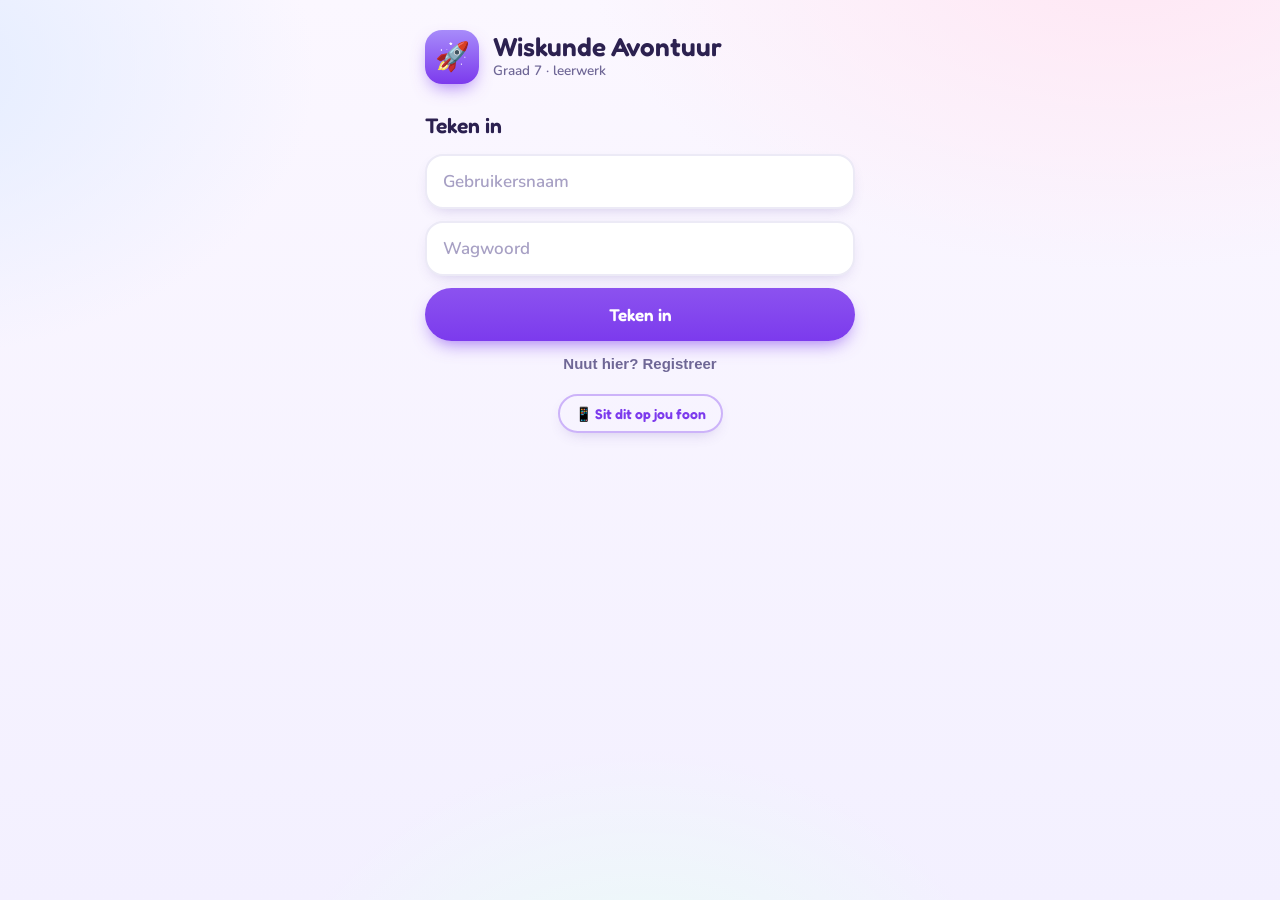
<file: index.html>
<!DOCTYPE html>
<html lang="af">
<head>
<meta charset="UTF-8">
<meta name="viewport" content="width=device-width, initial-scale=1.0, viewport-fit=cover">
<meta name="theme-color" content="#7c3aed">
<title>Wiskunde Avontuur · Graad 7</title>
<meta name="description" content="Graad 7 Wiskunde — oefen Algebra, Meetkunde, 2D Vorms en Transformasies. Verdien XP en kentekens!">
<link rel="icon" href="icon.svg">
<link rel="manifest" href="manifest.json">
<link rel="apple-touch-icon" href="apple-touch-icon.png">
<meta name="mobile-web-app-capable" content="yes">
<meta name="apple-mobile-web-app-capable" content="yes">
<meta name="apple-mobile-web-app-status-bar-style" content="default">
<meta name="apple-mobile-web-app-title" content="Wiskunde">
<link rel="preconnect" href="https://fonts.googleapis.com">
<link rel="preconnect" href="https://fonts.gstatic.com" crossorigin>
<link href="https://fonts.googleapis.com/css2?family=Fredoka:wght@400;500;600;700&family=Nunito:ital,wght@0,400;0,600;0,700;0,800;1,600&family=Baloo+2:wght@500;600;700&display=swap" rel="stylesheet">
<link rel="stylesheet" href="css/styles.css">
<script>
  /* Vang Chrome se installeer-geleentheid HIER, in die <head> — dit vuur dikwels
     voordat die app se modules gelaai is. js/install.js lees dit later. */
  window.__installPrompt = null;
  window.addEventListener("beforeinstallprompt", (e) => {
    e.preventDefault();
    window.__installPrompt = e;
    window.dispatchEvent(new Event("wq-install-ready"));
  });
  window.addEventListener("appinstalled", () => {
    window.__installPrompt = null;
    window.dispatchEvent(new Event("wq-installed"));
  });
</script>
</head>
<body>
  <div id="app"><main class="view"><p class="muted center" style="padding:48px 0">Laai…</p></main></div>
  <script type="module" src="js/app.js"></script>
  <script>
    /* Registreer die service worker — hou die app outomaties op datum.
       Wanneer 'n nuwe weergawe oorneem, herlaai die bladsy een keer. */
    if ("serviceWorker" in navigator) {
      let reloaded = false;
      navigator.serviceWorker.addEventListener("controllerchange", () => {
        if (reloaded) return; reloaded = true; location.reload();
      });
      window.addEventListener("load", () => {
        navigator.serviceWorker.register("sw.js", { updateViaCache: "none" }).catch(() => {});
      });
    }
  </script>
</body>
</html>
</file>
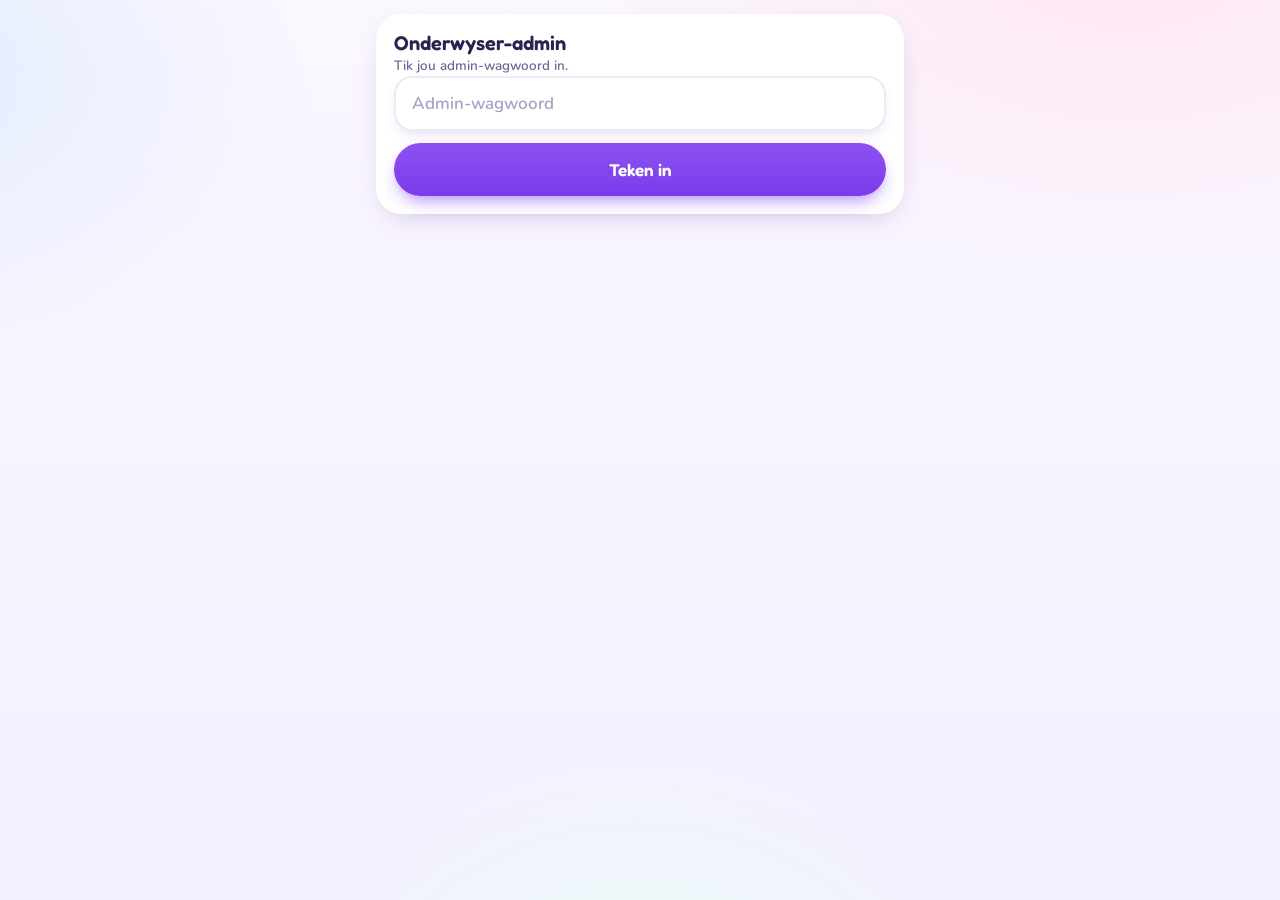
<file: admin.html>
<!DOCTYPE html>
<html lang="en">
<head>
<meta charset="UTF-8">
<meta name="viewport" content="width=device-width, initial-scale=1.0">
<meta name="theme-color" content="#7c3aed">
<title>Wiskunde Avontuur · Admin</title>
<link rel="icon" href="icon.svg">
<link rel="preconnect" href="https://fonts.googleapis.com">
<link rel="preconnect" href="https://fonts.gstatic.com" crossorigin>
<link href="https://fonts.googleapis.com/css2?family=Fredoka:wght@400;500;600;700&family=Nunito:wght@400;600;700;800&family=Baloo+2:wght@500;600;700&display=swap" rel="stylesheet">
<link rel="stylesheet" href="css/styles.css">
<style>
  /* the dashboard is a teacher tool read on a laptop, not a learner screen on a phone —
     it may use the whole width. At 840px every chapter's chips stacked into a tall
     column and the action buttons fell off the side. */
  .view.adm{max-width:min(1560px,94vw)}
  .adm-head{margin:4px 2px 14px}
  .adm-section{margin-bottom:16px}
  .adm-section h2{font-size:19px;margin-bottom:2px}
  .adm-strug{display:flex;flex-direction:column;margin-top:10px}
  .adm-srow{display:flex;align-items:center;justify-content:space-between;gap:12px;padding:11px 4px;border-bottom:1px solid var(--line)}
  .adm-srow:last-child{border-bottom:none}
  .adm-lhead{display:flex;align-items:center;justify-content:space-between;gap:12px;margin-bottom:6px}
  .adm-tablewrap{overflow-x:auto;margin-top:10px}
  .adm-table{width:100%;border-collapse:collapse;font-size:14px;min-width:560px}
  .adm-table th,.adm-table td{text-align:left;padding:9px 11px;border-bottom:1px solid var(--line);vertical-align:middle}
  .adm-table th{color:var(--muted);font-weight:700;font-size:12.5px;text-transform:uppercase;letter-spacing:.4px}
  .adm-table .mono{font-family:var(--font-num);font-weight:700}
  /* stacked, not in a row: three side-by-side buttons ate 318px of table width that
     the round chips need, and rows are tall enough to hold them anyway */
  .adm-actions{display:flex;flex-direction:column;gap:5px;white-space:nowrap;width:min-content}
  .adm-inactive{color:var(--warn);font-weight:700}
  .pwset{color:var(--muted);font-weight:700}
  .pwreset{color:var(--bad);font-weight:700}
  .btn.danger{color:#fff;background:linear-gradient(180deg,#f76b96,var(--bad));box-shadow:0 8px 18px -6px var(--bad)}
  /* rounds open/close gating */
  .adm-qchap{margin-top:14px;border-top:1px solid var(--line);padding-top:12px}
  .adm-qchap:first-of-type{border-top:none}
  .adm-qchead{display:flex;align-items:center;gap:10px;flex-wrap:wrap;margin-bottom:8px}
  .adm-qctitle{font-family:var(--font-display);font-weight:600;font-size:16px}
  .adm-qcount{margin-left:2px}
  .adm-qcbtns{display:flex;gap:6px;margin-left:auto}
  .adm-qlist{display:grid;grid-template-columns:repeat(auto-fill,minmax(220px,1fr));gap:6px}
  .adm-qrow{display:flex;align-items:center;gap:9px;padding:8px 11px;border:1.5px solid var(--line);border-radius:10px;cursor:pointer;font-size:14px;font-weight:600;background:#fbfaff}
  .adm-qrow.on{border-color:color-mix(in srgb,var(--good,#16a34a) 45%,white);background:color-mix(in srgb,var(--good,#16a34a) 8%,white)}
  .adm-qrow input{width:17px;height:17px;accent-color:var(--good,#16a34a);flex:none}
  .adm-qname{line-height:1.2}
  /* archived chapters — collapsed "📦 Argief" block, checkboxes inside still work */
  .adm-archive{margin-top:14px;border-top:1px solid var(--line);padding-top:12px}
  .adm-archive summary{cursor:pointer;font-family:var(--font-display);font-weight:600;font-size:16px;list-style:none}
  .adm-archive summary::-webkit-details-marker{display:none}
  .adm-archive summary::before{content:"▸ ";display:inline-block;transition:transform .12s}
  .adm-archive[open] summary::before{transform:rotate(90deg)}
  .adm-archive summary .muted{font-weight:600;font-size:12.5px}
  .adm-archive-body{margin-top:4px}
  .adm-archive-body .adm-qchap:first-of-type{border-top:1px solid var(--line)}
  /* learner table: weekly/all-time numbers + round-status chips, grouped per chapter */
  .adm-lbtns{display:flex;gap:6px;margin-left:auto}
  .adm-table td.num{font-family:var(--font-num);font-weight:700;text-align:right;white-space:nowrap}
  /* width:100% makes the chips column soak up whatever the other columns don't need */
  .adm-table td.chips{padding-top:8px;padding-bottom:8px;width:100%;min-width:300px}
  /* one chapter per line, colour bars stacked — now that the column is wide, each
     chapter's chips fit on a single row instead of wrapping into a tall block */
  .rclusters{display:flex;flex-direction:column;gap:8px}
  .rcluster{border-left:3px solid var(--cc,var(--line));padding-left:8px}
  .rcluster.archived{opacity:.62}
  .rch-head{display:flex;align-items:center;gap:5px;font-size:11px;font-weight:700;color:var(--cc,var(--muted));margin-bottom:3px;white-space:nowrap}
  .rch-ico{font-size:12px}
  .rgrid{display:flex;flex-wrap:wrap;gap:3px;max-width:100%}
  .rchip{display:inline-grid;place-items:center;min-width:24px;height:19px;padding:0 4px;border-radius:6px;font-size:9.5px;font-weight:800;color:#fff;cursor:default}
  .rchip.ok{background:#16a34a}
  .rchip.try{background:#f59e0b;color:#3a2a00}
  .rchip.none{background:#e7e8ef;color:#9aa3b2}
  /* 🌟 weekly winners panel — last week's crown results + teacher preview buttons */
  .adm-wk-chips{display:grid;grid-template-columns:repeat(auto-fit,minmax(220px,1fr));gap:8px;margin:10px 0}
  .adm-wk-chip{display:flex;align-items:center;gap:9px;padding:9px 11px;border:1.5px solid var(--line);border-radius:12px;background:#fbfaff}
  .adm-wk-icon{font-size:20px;line-height:1}
  .adm-wk-body{display:flex;flex-direction:column;flex:1;min-width:0}
  .adm-wk-label{font-size:11px;font-weight:700;color:var(--muted);text-transform:uppercase;letter-spacing:.3px}
  .adm-wk-name{font-family:var(--font-display);font-weight:600;font-size:14.5px;color:var(--ink);overflow-wrap:anywhere}
  .adm-wk-val{font-family:var(--font-num);font-weight:700;font-size:13.5px;color:var(--accent);white-space:nowrap}
  .adm-wk-board{display:flex;flex-direction:column;gap:3px;margin:2px 0 12px}
  .adm-wk-brow{display:flex;align-items:center;gap:8px;font-size:14px;padding:4px 2px}
  .adm-wk-medal{font-size:16px}
  .adm-wk-bxp{margin-left:auto;font-family:var(--font-num);font-weight:700;color:var(--muted)}
  /* narrow screens (phone, split window): back to the old single-column stack */
  @media (max-width:1000px){ .view.adm{max-width:840px} }
</style>
</head>
<body>
  <div id="admin"><main class="view"><p class="muted center" style="padding:48px 0">Laai…</p></main></div>
  <script type="module" src="js/admin.js"></script>
  <script>
    if ("serviceWorker" in navigator) {
      let reloaded = false;
      navigator.serviceWorker.addEventListener("controllerchange", () => {
        if (reloaded) return; reloaded = true; location.reload();
      });
      window.addEventListener("load", () => {
        navigator.serviceWorker.register("sw.js", { updateViaCache: "none" }).catch(() => {});
      });
    }
  </script>
</body>
</html>
</file>
<file: css/styles.css>
/* ============================================================
   WISKUNDE AVONTUUR — Graad 7  ·  "Bubble Pop" theme
   ------------------------------------------------------------
   Bright, friendly, rounded. Light background, white cards with
   a chapter-coloured accent, chunky tappable buttons, soft toy
   shadows. Built for 12-year-olds.
   Fonts: Fredoka (display) · Nunito (body) · Baloo 2 (numbers).
   Set --accent (current chapter/quest colour) on a container; all
   components read it for their colour.
   ============================================================ */
:root{
  --font-display:"Fredoka",system-ui,sans-serif;
  --font-body:"Nunito",system-ui,sans-serif;
  --font-num:"Baloo 2",system-ui,sans-serif;

  --ink:#2c2150;            /* deep friendly purple-navy text */
  --muted:#6f6796;
  --faint:#a7a0c4;
  --line:#eceaf6;
  --card:#ffffff;
  --card-2:#faf8ff;

  --accent:#7c3aed;         /* current chapter colour (overridden per screen) */

  --good:#16a34a; --good-bg:#e7f8ee;
  --bad:#e11d6b;  --bad-bg:#fdeaf2;
  --warn:#f59e0b; --star:#f5b50a;

  --r-sm:12px; --r-md:18px; --r-lg:26px; --r-xl:34px;
  --shadow:0 10px 30px -12px rgba(80,50,160,.30);
  --shadow-sm:0 6px 16px -8px rgba(80,50,160,.30);
}
*{box-sizing:border-box;margin:0;padding:0}
html,body{height:100%}
body{
  font-family:var(--font-body); color:var(--ink); line-height:1.5; font-weight:600;
  background:
    radial-gradient(900px 540px at 88% -6%, #ffe6f3, transparent 60%),
    radial-gradient(760px 520px at -8% 8%, #e2ecff, transparent 55%),
    radial-gradient(700px 600px at 50% 120%, #e8fff4, transparent 55%),
    linear-gradient(180deg,#fbf7ff,#f3f0ff);
  background-attachment:fixed; min-height:100vh;
  -webkit-font-smoothing:antialiased; text-rendering:optimizeLegibility;
}
#app{position:relative;z-index:1}
.view{max-width:560px;margin:0 auto;padding:14px 16px 110px;min-height:100vh}

/* ---------- typography ---------- */
h1,h2,h3{font-family:var(--font-display);font-weight:600;line-height:1.1;color:var(--ink)}
h1{font-size:30px} h2{font-size:22px} h3{font-size:18px}
.eyebrow{font-family:var(--font-display);font-weight:600;letter-spacing:.6px;text-transform:uppercase;font-size:12px;color:var(--accent)}
.muted{color:var(--muted)} .faint{color:var(--faint)}
.small{font-size:13.5px} .center{text-align:center}
.num{font-family:var(--font-num);font-weight:600}

/* ---------- buttons ---------- */
.btn{font-family:var(--font-display);font-weight:600;font-size:16px;border:none;background:#efeafd;color:var(--ink);
  padding:13px 20px;border-radius:999px;cursor:pointer;transition:transform .12s,box-shadow .12s,filter .12s;
  display:inline-flex;align-items:center;justify-content:center;gap:8px}
.btn:hover{transform:translateY(-2px)}
.btn:active{transform:translateY(0)}
.btn:disabled{opacity:.5;cursor:default;transform:none}
.btn.primary{color:#fff;background:linear-gradient(180deg,color-mix(in srgb,var(--accent) 88%,#fff),var(--accent));
  box-shadow:0 8px 18px -6px color-mix(in srgb,var(--accent) 70%,transparent)}
.btn.primary:hover{filter:brightness(1.05)}
.btn.ghost{background:transparent;border:2px solid color-mix(in srgb,var(--accent) 35%,transparent);color:var(--accent)}
.btn.big{width:100%;padding:16px;font-size:17px}
.btn.small{padding:9px 15px;font-size:14px}
.link-btn{background:#fff;border:none;color:var(--muted);font-size:20px;cursor:pointer;width:42px;height:42px;
  border-radius:50%;box-shadow:var(--shadow-sm);display:grid;place-items:center;transition:transform .12s}
.link-btn:hover{transform:translateY(-2px);color:var(--ink)}

/* ---------- top chrome ---------- */
.chrome{display:flex;align-items:center;justify-content:space-between;max-width:560px;margin:0 auto;padding:16px 16px 4px}
.brand{font-family:var(--font-display);font-weight:700;font-size:18px;display:flex;align-items:center;gap:9px;cursor:pointer;color:var(--ink)}
.brand .logo{width:34px;height:34px;border-radius:11px;display:grid;place-items:center;font-size:19px;
  background:linear-gradient(180deg,#a78bfa,#7c3aed);box-shadow:0 6px 14px -6px rgba(124,58,237,.7)}
.chrome-right{display:flex;align-items:center;gap:10px}
.xpchip{font-family:var(--font-num);font-weight:700;font-size:15px;color:var(--ink);background:#fff;
  border:none;box-shadow:var(--shadow-sm);padding:7px 14px;border-radius:999px;display:flex;align-items:center;gap:5px}
.xpchip .s{color:var(--star)}

/* ---------- NAME / start screen ---------- */
.start{max-width:430px;margin:0 auto;text-align:center;padding-top:18px}
.start .mascot{font-size:64px;line-height:1;margin-bottom:6px;filter:drop-shadow(0 8px 10px rgba(124,58,237,.25))}
.start h1{font-size:32px;margin-bottom:4px}
.start p{color:var(--muted);margin-bottom:20px}
.field{font-family:var(--font-body);font-weight:700;font-size:18px;color:var(--ink);background:#fff;border:2px solid var(--line);
  border-radius:var(--r-md);padding:15px 18px;width:100%;outline:none;text-align:center;margin-bottom:14px;box-shadow:var(--shadow-sm)}
.field:focus{border-color:var(--accent)}

/* ---------- HUB · chapter cards ---------- */
.hub-head{margin:8px 2px 18px}
.hub-head .eyebrow{color:var(--muted)}
.hub-head h1{margin-top:2px;font-size:30px}
.hub-head p{color:var(--muted)}
.chapter-cards{display:flex;flex-direction:column;gap:16px}
.ch-card{position:relative;border-radius:var(--r-lg);padding:18px 18px 18px 92px;overflow:hidden;cursor:pointer;
  background:var(--card);box-shadow:var(--shadow);transition:transform .16s,box-shadow .16s;
  border:2px solid color-mix(in srgb,var(--accent) 16%,transparent)}
.ch-card:hover{transform:translateY(-4px);box-shadow:0 18px 38px -14px color-mix(in srgb,var(--accent) 55%,transparent)}
.ch-card.locked{cursor:default;filter:grayscale(.35);opacity:.7}
.ch-card.locked:hover{transform:none;box-shadow:var(--shadow)}
.ch-card .ico{position:absolute;left:16px;top:16px;width:62px;height:62px;border-radius:20px;display:grid;place-items:center;
  font-size:32px;background:linear-gradient(180deg,color-mix(in srgb,var(--accent) 22%,#fff),color-mix(in srgb,var(--accent) 12%,#fff));
  box-shadow:inset 0 0 0 2px color-mix(in srgb,var(--accent) 22%,transparent)}
.ch-card h2{display:flex;align-items:center;gap:9px;flex-wrap:wrap;font-size:20px}
.ch-card .sub{color:var(--muted);font-size:13.5px;margin-top:3px}
.ch-meta{display:flex;align-items:center;gap:10px;margin-top:12px;font-size:13px;color:var(--muted)}
.ch-meta .num{color:var(--accent)}
.ch-prog{height:10px;border-radius:99px;background:color-mix(in srgb,var(--accent) 12%,#eee);margin-top:9px;overflow:hidden}
.ch-prog i{display:block;height:100%;width:var(--p,0%);border-radius:99px;
  background:linear-gradient(90deg,color-mix(in srgb,var(--accent) 70%,#fff),var(--accent));transition:width .5s}
.pill{font-family:var(--font-display);font-weight:600;font-size:11px;letter-spacing:.4px;text-transform:uppercase;
  padding:4px 11px;border-radius:999px;display:inline-block}
.pill.open{color:#fff;background:var(--accent)}
.pill.soon{color:var(--muted);background:#eee}
.pill.done{color:#fff;background:var(--good)}

/* ---------- CHAPTER · quest map ---------- */
.chap-head{display:flex;align-items:center;justify-content:space-between;gap:12px;margin:6px 2px 18px}
.chap-head .eyebrow{color:var(--muted)}
.chap-head h1{font-size:26px;display:flex;align-items:center;gap:9px}
.quest-grid{display:grid;grid-template-columns:1fr 1fr;gap:14px}
.quest{position:relative;border-radius:var(--r-md);padding:15px;overflow:hidden;cursor:pointer;min-height:150px;
  display:flex;flex-direction:column;background:var(--card);box-shadow:var(--shadow-sm);
  border:2px solid color-mix(in srgb,var(--qc) 20%,transparent);transition:transform .14s,box-shadow .14s}
.quest:hover{transform:translateY(-4px);box-shadow:0 16px 30px -14px color-mix(in srgb,var(--qc) 60%,transparent)}
.quest.locked{cursor:default;filter:grayscale(.4);opacity:.65}
.quest.locked:hover{transform:none}
.quest .qn{font-family:var(--font-num);font-weight:700;font-size:18px;color:#fff;width:38px;height:38px;border-radius:13px;
  display:grid;place-items:center;background:linear-gradient(180deg,color-mix(in srgb,var(--qc) 82%,#fff),var(--qc));
  box-shadow:0 6px 12px -5px color-mix(in srgb,var(--qc) 75%,transparent)}
.quest h3{font-size:15.5px;margin-top:11px;line-height:1.18}
.quest p{font-size:12.5px;color:var(--muted);margin-top:4px;font-weight:600}
.quest .qstate{margin-top:auto;display:flex;align-items:center;gap:6px;font-size:12px;color:var(--muted);padding-top:10px;font-weight:700}
.quest .qstate .led{width:9px;height:9px;border-radius:99px;background:var(--qc)}
.quest .qcheck{position:absolute;top:13px;right:13px;width:26px;height:26px;border-radius:50%;display:grid;place-items:center;
  color:#fff;font-size:15px;background:var(--good);box-shadow:0 4px 10px -3px rgba(22,163,74,.6)}
.quest .qcheck.qlock{background:#94a3b8;box-shadow:0 4px 10px -3px rgba(100,116,139,.55);font-size:13px}
@keyframes qwiggle{0%,100%{transform:translateX(0)}20%{transform:translateX(-4px)}40%{transform:translateX(4px)}60%{transform:translateX(-3px)}80%{transform:translateX(3px)}}
.quest.wiggle{animation:qwiggle .35s ease}

/* ---------- PLAY screen ---------- */
.play{--accent:#7c3aed}
.play-top{display:flex;align-items:center;gap:10px;margin-bottom:14px}
.play-top .ptitle{flex:1;font-family:var(--font-display);font-weight:600;font-size:16px}
.play-top .pcount{font-family:var(--font-num);font-weight:700;font-size:14px;color:var(--accent);
  background:#fff;box-shadow:var(--shadow-sm);padding:4px 12px;border-radius:999px}
.pbar{height:12px;border-radius:99px;background:#eae6f8;overflow:hidden;margin-bottom:8px}
.pbar i{display:block;height:100%;width:0;border-radius:99px;
  background:linear-gradient(90deg,color-mix(in srgb,var(--accent) 60%,#fff),var(--accent));transition:width .4s}
.xp-pop{min-height:26px;text-align:center;font-family:var(--font-display);font-weight:600;font-size:15px;margin-bottom:6px}
.xp-pop.good{color:var(--good)} .xp-pop.bad{color:var(--bad)}

/* question */
.q{background:var(--card);border-radius:var(--r-lg);box-shadow:var(--shadow);padding:20px}
.q-prompt{font-family:var(--font-display);font-weight:500;font-size:19px;line-height:1.35;margin-bottom:14px;color:var(--ink)}
.q-prompt code,.codeblk{font-family:var(--font-num);font-weight:700;background:color-mix(in srgb,var(--accent) 9%,#f4f1ff);
  color:var(--accent);padding:1px 7px;border-radius:8px}
/* waarde-blokkies (koördinate, grade) mag nooit oor 'n reël breek nie */
.q-prompt code,.codeblk,.tip-box code,.fb-answer code,.sol code,.concept code{white-space:nowrap}
.q-figure{display:flex;justify-content:center;margin:4px 0 16px}
.q-task{font-size:14px;color:var(--muted);margin:-4px 0 12px;font-weight:700}
.q-input{margin-top:4px}

/* multiple choice / options */
.q-options{display:flex;flex-direction:column;gap:10px}
.q-options.grid2{display:grid;grid-template-columns:1fr 1fr}
.q-options.yesno{display:grid;grid-template-columns:1fr 1fr}
.opt{font-family:var(--font-body);font-weight:700;font-size:16.5px;text-align:left;color:var(--ink);background:var(--card-2);
  border:2px solid var(--line);border-radius:var(--r-md);padding:15px 17px;cursor:pointer;transition:transform .1s,border-color .1s,background .1s}
.opt:hover:not(:disabled){border-color:var(--accent);transform:translateY(-2px)}
.opt:disabled{cursor:default}
.opt.big{text-align:center;font-size:18px;padding:18px}
.opt code{font-family:var(--font-num)}
.opt.is-correct{border-color:var(--good);background:var(--good-bg);color:#0d7a3a}
.opt.is-wrong{border-color:var(--bad);background:var(--bad-bg);color:#b4145a}

/* multi-select (like terms) */
.q-multi{display:flex;flex-wrap:wrap;gap:10px}
.chip{font-family:var(--font-num);font-weight:700;font-size:18px;color:var(--ink);background:var(--card-2);
  border:2px solid var(--line);border-radius:14px;padding:12px 18px;cursor:pointer;transition:.1s;user-select:none}
.chip:hover:not(.locked){border-color:var(--accent)}
.chip.sel{border-color:var(--accent);background:color-mix(in srgb,var(--accent) 12%,#fff);color:var(--accent)}
.chip.locked{cursor:default}
.chip.ok{border-color:var(--good);background:var(--good-bg);color:#0d7a3a}
.chip.miss{border-color:var(--bad);background:var(--bad-bg);color:#b4145a;opacity:.85}
.q-multi-foot{margin-top:16px}

/* coordinate input */
.q-coord{display:flex;align-items:center;justify-content:center;gap:10px;font-family:var(--font-num);font-weight:700;font-size:24px;margin:10px 0}
.q-coord .paren{color:var(--muted)}
.coord-cell{width:84px;text-align:center;padding:10px;border:2px solid var(--line);border-radius:14px;background:#fff;
  font-family:var(--font-num);font-weight:700;font-size:22px;color:var(--ink);cursor:pointer;transition:.1s}
.coord-cell.active{border-color:var(--accent);background:color-mix(in srgb,var(--accent) 8%,#fff)}

/* ---------- number keypad ---------- */
.keypad{margin-top:6px}
.kdisp{font-family:var(--font-num);font-weight:700;font-size:34px;text-align:center;color:var(--ink);background:var(--card-2);
  border:2px solid var(--line);border-radius:var(--r-md);padding:12px;margin-bottom:12px;min-height:62px;
  display:flex;align-items:center;justify-content:center;gap:6px}
.kdisp.empty .kval{color:var(--faint)}
.kdisp .unit{font-family:var(--font-body);font-weight:700;font-size:18px;color:var(--muted)}
.kgrid{display:grid;grid-template-columns:repeat(3,1fr);gap:10px}
.key{font-family:var(--font-num);font-weight:700;font-size:24px;color:var(--ink);background:#fff;border:none;border-radius:16px;
  padding:16px 0;cursor:pointer;box-shadow:var(--shadow-sm);transition:transform .08s,filter .08s}
.key:hover{filter:brightness(.98)} .key:active{transform:translateY(2px)}
.key.del{color:var(--bad)}
.key.submit{grid-column:span 3;font-family:var(--font-display);font-size:18px;color:#fff;
  background:linear-gradient(180deg,color-mix(in srgb,var(--accent) 88%,#fff),var(--accent));box-shadow:0 8px 18px -6px var(--accent)}
.key.submit.wide{grid-column:span 2}

/* ---------- hint + I'm lost ---------- */
.hint-box{background:#fff7e6;border:2px solid #ffe2a8;border-radius:var(--r-md);padding:13px 15px;margin-top:14px;
  font-size:15px;font-weight:700;color:#8a5a00;line-height:1.45}
.hint-box .tag{font-family:var(--font-display);font-size:11px;letter-spacing:.6px;background:var(--warn);color:#fff;
  padding:2px 9px;border-radius:99px;margin-right:8px;vertical-align:middle}
.tip-box{background:#eaf4ff;border:2px solid #b9dbff;border-radius:var(--r-md);padding:11px 14px;margin:0 0 14px;
  font-size:14.5px;font-weight:700;color:#15508c;line-height:1.45}
.tip-box .tip-ic{margin-right:7px}
/* tik-die-deel terugvoer */
.q-figure [data-tap]{transition:opacity .12s}
.q-figure [data-tap]:hover{opacity:.7}
.q-figure [data-tap].tap-correct *{stroke:var(--good,#16a34a)!important;fill:var(--good,#16a34a)}
.q-figure [data-tap].tap-correct line,.q-figure [data-tap].tap-correct polyline{stroke:#16a34a!important}
.q-figure [data-tap].tap-wrong *{stroke:#e11d48!important}
.tip-box code{font-family:var(--font-num);font-weight:700;background:#d8eaff;padding:1px 6px;border-radius:6px}
.help-row{display:flex;gap:10px;margin-top:14px}
.help-row .btn{flex:1}

/* ---------- ch6: "Leer:" les-kaart (pinned open, intro-rondtes) ---------- */
.lesson-card{background:var(--card);border-radius:var(--r-lg);box-shadow:var(--shadow);padding:18px 20px;
  margin-bottom:14px;border:2px solid color-mix(in srgb,var(--accent) 30%,transparent)}
.lesson-eyebrow{font-family:var(--font-display);font-weight:600;font-size:12.5px;letter-spacing:.4px;
  color:var(--accent);text-transform:uppercase;margin-bottom:4px}
.lesson-title{font-family:var(--font-display);font-weight:600;font-size:18px;margin:0 0 10px;color:var(--ink)}
.lesson-figure{display:flex;justify-content:center;margin:4px 0 12px}
.lesson-body{font-size:14.5px;line-height:1.5;color:var(--ink)}
.lesson-body p{margin:0 0 8px}
.lesson-body p:last-child{margin-bottom:0}
.lesson-body b{color:var(--accent)}
.lesson-rede{margin-top:12px;cursor:default;pointer-events:none}
.lesson-rede.is-correct{border-color:var(--good);background:var(--good-bg)}
.lesson-rede .rc-kort{color:#0d7a3a}

/* ---------- ch6: "Watter rede? 🧭" gids (collapsible) ---------- */
.guide-card{background:var(--card);border-radius:var(--r-lg);box-shadow:var(--shadow-sm);padding:0;
  margin-bottom:14px;overflow:hidden;border:2px solid color-mix(in srgb,var(--accent) 22%,transparent)}
.guide-card summary{cursor:pointer;list-style:none;padding:14px 18px;font-family:var(--font-display);
  font-weight:600;font-size:15.5px;color:var(--accent);display:flex;align-items:center;gap:6px}
.guide-card summary::-webkit-details-marker{display:none}
.guide-card summary:hover{background:var(--card-2)}
.guide-card[open] summary{border-bottom:2px dashed var(--line)}
.gd-body{padding:8px 16px 14px;display:flex;flex-direction:column;gap:8px}
.gd-row{display:flex;flex-direction:column;gap:1px;background:var(--card-2);border-radius:12px;padding:9px 12px}
.gd-kort{font-family:var(--font-display);font-weight:600;font-size:14.5px;color:var(--ink)}
.gd-vol{font-size:12.5px;color:var(--muted);font-weight:600}

/* ---------- ch6: rede-chips ("reason" / "calcReason") ---------- */
.reason-grid{display:flex;flex-direction:column;gap:10px}
.reason-grid.cr{margin-top:14px}
.reason-chip{font-family:var(--font-body);text-align:left;color:var(--ink);background:var(--card-2);
  border:2px solid var(--line);border-radius:var(--r-md);padding:12px 15px;cursor:pointer;width:100%;
  display:flex;flex-direction:column;gap:2px;transition:transform .1s,border-color .1s,background .1s}
.reason-chip:hover:not(:disabled){border-color:var(--accent);transform:translateY(-2px)}
.reason-chip:disabled{cursor:default}
.reason-chip .rc-kort{font-family:var(--font-display);font-weight:600;font-size:16px}
.reason-chip .rc-vol{font-size:12.5px;color:var(--muted);font-weight:600}
.reason-chip.sel{border-color:var(--accent);background:color-mix(in srgb,var(--accent) 10%,#fff)}
.reason-chip.is-correct{border-color:var(--good);background:var(--good-bg)}
.reason-chip.is-correct .rc-kort{color:#0d7a3a}
.reason-chip.is-wrong{border-color:var(--bad);background:var(--bad-bg)}
.reason-chip.is-wrong .rc-kort{color:#b4145a}
.q-input-sub{margin-bottom:6px}
.cr-foot{margin-top:14px}
/* ---------- Feature 2/3 (2026-08-10): altyd-teenwoordige ontsnap-knoppie ---------- */
.escape-btn{margin-top:12px}
.cr-nudge{margin:0 0 8px;padding:8px 12px;border-radius:12px;background:#fef3c7;color:#92400e;font-size:.9rem;font-weight:600}
.fb-parts{font-family:var(--font-display);font-weight:600;font-size:13.5px;margin:2px 0 8px;opacity:.85}

/* ---------- feedback ---------- */
.feedback{margin-top:16px;border-radius:var(--r-md);padding:15px 16px;border:2px solid}
.feedback.good{background:var(--good-bg);border-color:#a7e8c1}
.feedback.bad{background:var(--bad-bg);border-color:#f7b8d2}
.fb-head{font-family:var(--font-display);font-weight:600;font-size:19px;margin-bottom:4px}
.feedback.good .fb-head{color:#0d7a3a} .feedback.bad .fb-head{color:#b4145a}
.fb-sub{margin-bottom:4px}
.fb-answer{font-size:15.5px;margin:6px 0;color:var(--ink)}
.fb-answer b{font-family:var(--font-display)}
.fb-answer code,.sol code{font-family:var(--font-num);font-weight:700}
.sol{margin-top:10px;display:flex;flex-direction:column;gap:7px}
.sol-step{display:flex;justify-content:space-between;gap:12px;background:rgba(255,255,255,.7);border-radius:12px;padding:9px 12px;font-size:15px}
.sol-step .s{font-weight:700;color:var(--ink)} .sol-step .r{color:var(--muted);font-size:13px;text-align:right;font-weight:700}
.fb-foot{margin-top:14px;display:flex;gap:10px}
.fb-foot .btn{flex:1}

/* ---------- RESULTS ---------- */
.results{padding-top:8px}
.result-card{background:var(--card);border-radius:var(--r-xl);box-shadow:var(--shadow);padding:26px 22px;text-align:center}
.result-emoji{font-size:64px;line-height:1;margin-bottom:4px}
.result-card h1{font-size:28px}
.big-score{font-family:var(--font-num);font-weight:700;font-size:64px;line-height:1.05;margin:6px 0;
  color:var(--accent)}
.result-msg{border-radius:var(--r-md);padding:12px 14px;margin:14px 0;font-weight:700;font-size:15px}
.result-msg.good{background:var(--good-bg);color:#0d7a3a}
.result-msg.warn{background:#fff7e6;color:#8a5a00}
.badge-pop{display:inline-flex;align-items:center;gap:10px;font-family:var(--font-display);font-weight:600;font-size:16px;
  color:var(--accent);background:color-mix(in srgb,var(--accent) 10%,#fff);border:2px solid color-mix(in srgb,var(--accent) 30%,transparent);
  padding:10px 18px;border-radius:999px;margin:8px 0}
.badge-pop .bi{font-size:24px}
.result-actions{display:flex;flex-direction:column;gap:10px;margin-top:18px}

/* ---------- concept modal ---------- */
.modal-scrim{position:fixed;inset:0;z-index:50;background:rgba(44,33,80,.45);backdrop-filter:blur(3px);
  display:flex;align-items:flex-end;justify-content:center;padding:14px;animation:fade .15s}
@keyframes fade{from{opacity:0}to{opacity:1}}
.modal{background:var(--card);border-radius:var(--r-xl);box-shadow:0 -10px 50px -10px rgba(44,33,80,.4);
  padding:22px;max-width:520px;width:100%;max-height:86vh;overflow-y:auto;animation:slideup .22s}
@keyframes slideup{from{transform:translateY(28px);opacity:.5}to{transform:translateY(0);opacity:1}}
.mhead{display:flex;align-items:center;justify-content:space-between;margin-bottom:6px}
.meyebrow{font-family:var(--font-display);font-weight:600;letter-spacing:.5px;text-transform:uppercase;font-size:12px;color:var(--accent)}
.modal h2{font-size:23px;margin-bottom:10px}
.concept{font-size:15.5px;line-height:1.6;color:var(--ink)}
.concept p{margin-bottom:10px}
.concept b{font-family:var(--font-display);font-weight:600}
.concept code{font-family:var(--font-num);font-weight:700;background:color-mix(in srgb,var(--accent) 9%,#f4f1ff);color:var(--accent);padding:1px 7px;border-radius:8px}
.concept ul{margin:8px 0 12px 4px;list-style:none;display:flex;flex-direction:column;gap:7px}
.concept li{padding-left:24px;position:relative}
.concept li::before{content:"●";position:absolute;left:4px;color:var(--accent);font-size:11px;top:4px}
.modal .btn{margin-top:16px}

/* ---------- generic card ---------- */
.card{background:var(--card);border-radius:var(--r-lg);box-shadow:var(--shadow);padding:18px}
.card h2{font-size:20px;margin-bottom:2px}

/* ---------- LOGIN / SIGN UP ---------- */
.login{max-width:430px;margin:0 auto;padding-top:16px}
.login-head{display:flex;align-items:center;gap:14px;margin-bottom:22px}
.login-logo{width:54px;height:54px;border-radius:17px;display:grid;place-items:center;font-size:28px;
  background:linear-gradient(180deg,#a78bfa,#7c3aed);box-shadow:0 8px 18px -6px rgba(124,58,237,.7)}
.login-head h1{font-size:26px}
.login-body{display:flex;flex-direction:column}
.login-prompt{font-family:var(--font-display);font-weight:600;font-size:21px;margin:4px 0 12px}
.login-body .muted.small{margin:-4px 0 14px}
.login-input{font-family:var(--font-body);font-weight:700;font-size:17px;color:var(--ink);background:#fff;
  border:2px solid var(--line);border-radius:var(--r-md);padding:14px 16px;margin-bottom:12px;width:100%;outline:none;box-shadow:var(--shadow-sm)}
.login-input::placeholder{color:var(--faint);font-weight:600}
.login-input:focus{border-color:var(--accent)}
.login-err{color:var(--bad);font-weight:700;font-size:14px;margin-bottom:10px;background:var(--bad-bg);
  border-radius:12px;padding:10px 13px}
.login-swap{display:block;margin:14px auto 0;color:var(--muted);font-weight:700;font-size:15px;background:none;border:0;cursor:pointer}
.login-swap:hover{color:var(--accent)}

/* ---------- "sit dit op jou foon" (installeer-pop-up) ---------- */
.install-row{display:flex;justify-content:center;margin:22px 0 4px}
.inst-entry{background:#fff;box-shadow:var(--shadow-sm);border:2px solid var(--line);color:var(--muted)}
.inst-entry:hover{color:var(--accent);border-color:color-mix(in srgb,var(--accent) 35%,transparent)}

.inst-scrim{position:fixed;inset:0;z-index:60;background:rgba(44,33,80,.5);backdrop-filter:blur(3px);
  display:flex;align-items:flex-end;justify-content:center;padding:14px;animation:fade .15s}
.inst-modal{position:relative;background:var(--card);border-radius:var(--r-xl);box-shadow:0 -10px 50px -10px rgba(44,33,80,.45);
  padding:26px 22px 22px;max-width:520px;width:100%;max-height:88vh;overflow-y:auto;text-align:center;animation:slideup .22s}
.inst-close{position:absolute;top:12px;right:12px}
.inst-icon{width:66px;height:66px;margin:0 auto 12px;border-radius:21px;display:grid;place-items:center;font-size:34px;
  background:linear-gradient(180deg,#a78bfa,#7c3aed);box-shadow:0 10px 22px -8px rgba(124,58,237,.75)}
.inst-modal h2{font-size:23px;margin-bottom:6px}
.inst-body{margin-top:18px;text-align:left}
.inst-lead{font-size:15.5px;margin-bottom:14px}
.inst-go{margin:2px 0 10px}
.inst-note{text-align:center}
.inst-later{margin-top:12px;color:var(--muted);border-color:var(--line)}
.inst-done{background:var(--good-bg);color:var(--good);font-weight:800;font-size:16px;text-align:center;
  border-radius:var(--r-md);padding:20px 16px}
.inst-steps{list-style:none;counter-reset:s;display:flex;flex-direction:column;gap:11px;margin:4px 0 2px}
.inst-steps li{counter-increment:s;position:relative;padding-left:40px;font-size:15px;line-height:1.5}
.inst-steps li::before{content:counter(s);position:absolute;left:0;top:-1px;width:27px;height:27px;border-radius:50%;
  display:grid;place-items:center;font-family:var(--font-num);font-weight:700;font-size:15px;
  background:color-mix(in srgb,var(--accent) 12%,#f4f1ff);color:var(--accent)}
.inst-steps b{font-family:var(--font-display);font-weight:600}

@media (min-width:560px){.modal-scrim,.inst-scrim{align-items:center}}
@media (max-width:360px){.quest-grid{grid-template-columns:1fr}}

/* ---------- ADMIN · round rows (open/close + hersiening tick) ---------- */
.adm-qrow{display:flex;align-items:center;flex-wrap:wrap;gap:20px;padding:6px 4px;border-radius:10px}
.adm-qrow.on{background:color-mix(in srgb,var(--good) 6%,transparent)}
.adm-qopen,.adm-qrev{display:flex;align-items:center;gap:7px;cursor:pointer;font-size:14px}
.adm-qrev{color:var(--muted);font-size:13px}
.adm-qrev.on{color:#b45309;font-weight:700}

/* ---------- HUB · daily-quest tile ---------- */
.daily-card{cursor:pointer}

/* ---------- CHAPTER · dice-quest tile (bo-aan die rondte-rooster) ---------- */
.dice-card{cursor:pointer;margin-bottom:16px}

/* ---------- HUB · leaderboard tile ---------- */
.lb-card{cursor:pointer}

/* ---------- LEADERBOARD screen ---------- */
.leaderboard{padding-top:4px}
.lb-head{display:flex;align-items:center;gap:12px;margin-bottom:16px}
.lb-head h1{font-size:26px;display:flex;align-items:center;gap:8px}
.lb-tabs{display:flex;gap:8px;margin-bottom:16px}
.lb-tabs .tab{font-family:var(--font-display);font-weight:600;font-size:14px;color:var(--muted);
  background:#fff;border:2px solid var(--line);border-radius:999px;padding:9px 18px;cursor:pointer;
  box-shadow:var(--shadow-sm);transition:transform .12s,color .12s,border-color .12s}
.lb-tabs .tab:hover{transform:translateY(-2px)}
.lb-tabs .tab.active{color:#fff;border-color:transparent;
  background:linear-gradient(180deg,color-mix(in srgb,var(--star) 85%,#fff),var(--star))}
.lb-list{display:flex;flex-direction:column;gap:9px}
.lb-row{display:grid;grid-template-columns:38px 1fr auto;align-items:center;gap:12px;
  background:var(--card);border-radius:var(--r-md);padding:12px 15px;box-shadow:var(--shadow-sm);
  border:2px solid transparent}
.lb-row.me{border-color:var(--star);background:color-mix(in srgb,var(--star) 9%,#fff)}
.lb-rank{font-family:var(--font-num);font-weight:700;font-size:18px;text-align:center;color:var(--muted)}
.lb-name{font-family:var(--font-display);font-weight:600;font-size:15.5px;color:var(--ink);
  overflow:hidden;text-overflow:ellipsis;white-space:nowrap}
.lb-xp{font-family:var(--font-num);font-weight:700;font-size:15px;color:var(--star);white-space:nowrap}
.lb-sep{text-align:center;color:var(--faint);letter-spacing:.4em;font-weight:700;padding:2px 0}
.tag-you{font-family:var(--font-display);font-weight:600;font-size:10.5px;letter-spacing:.3px;
  color:#fff;background:var(--star);padding:2px 8px;border-radius:999px;vertical-align:middle}

/* ---------- WEEKLY HYPE — rally / crown popups (js/weekly.js) ----------
   Transition-based (not @keyframes) because the JS toggles a .show class
   both ways: it fades/slides in on open AND out on close before removing
   the node, unlike the one-shot .modal-scrim/.modal fade+slideup above. */
.wk-overlay{position:fixed;inset:0;z-index:200;display:flex;align-items:center;justify-content:center;
  padding:16px;background:rgba(44,33,80,.5);backdrop-filter:blur(3px);opacity:0;transition:opacity .2s}
.wk-overlay.show{opacity:1}
.wk-modal{position:relative;width:100%;max-width:420px;text-align:center;
  border-radius:var(--r-xl);box-shadow:0 20px 60px -14px rgba(44,33,80,.45);padding:26px 22px 22px;
  transform:translateY(18px);opacity:.5;transition:transform .22s,opacity .22s}
.wk-overlay.show .wk-modal{transform:none;opacity:1}
.wk-close{position:absolute;top:12px;right:12px;background:#fff;border:none;color:var(--muted);
  font-size:15px;line-height:1;cursor:pointer;width:32px;height:32px;border-radius:50%;
  box-shadow:var(--shadow-sm);display:grid;place-items:center}
.wk-close:hover{color:var(--ink)}
.wk-emoji{font-size:44px;line-height:1;margin-bottom:2px}
.wk-modal h1{font-size:23px;margin:4px 0 12px}
.wk-winners{display:flex;flex-direction:column;gap:9px;margin:4px 0 14px}
.wk-award{display:flex;align-items:center;gap:11px;text-align:left;border-radius:16px;
  padding:11px 13px;background:var(--card-2);border:2px solid var(--line)}
.wk-winners .wk-award:first-child{background:linear-gradient(180deg,#fff7dc,#fff);
  border-color:color-mix(in srgb,var(--star) 55%,transparent)}
.wk-award.you{border-color:var(--accent);box-shadow:0 0 0 2px color-mix(in srgb,var(--accent) 25%,transparent)}
.wk-aw-icon{font-size:24px;line-height:1}
.wk-aw-body{display:flex;flex-direction:column;flex:1;min-width:0}
.wk-aw-label{font-family:var(--font-display);font-weight:600;font-size:10.5px;letter-spacing:.5px;
  text-transform:uppercase;color:var(--muted)}
.wk-aw-name{font-family:var(--font-display);font-weight:600;font-size:15.5px;color:var(--ink);
  overflow:hidden;text-overflow:ellipsis}
.wk-aw-xp{font-family:var(--font-num);font-weight:700;font-size:14.5px;color:var(--accent);white-space:nowrap}
.wk-personal{font-family:var(--font-display);font-weight:600;font-size:15.5px;color:var(--ink);
  background:var(--card-2);border-radius:var(--r-md);padding:12px 14px;margin-bottom:6px}
.wk-rally .wk-personal{background:#fff7e6}
.wk-sub{margin-bottom:2px}
.wk-actions{display:flex;flex-direction:column;gap:9px;margin-top:14px}
.wk-seeboard{background:none;border:none;color:var(--muted);font-weight:700;font-size:14px;
  cursor:pointer;padding:6px;text-decoration:underline;margin:2px auto 0}
.wk-seeboard:hover{color:var(--accent)}

/* ---------- onderwyser "voorskou as leerder"-strook ----------
   Blywend sigbaar bo-op alles terwyl ?preview=1 loop (app.js se
   previewBanner). Fixed onderaan, soos Circle Quest se weergawe —
   .view het reeds 110px onderste-opvulling vir ander vaste elemente,
   so ons gee hom nog bietjie meer sodat die strook nooit inhoud
   oordek nie. */
.preview-banner{position:fixed;left:0;right:0;bottom:0;z-index:240;display:flex;align-items:center;
  justify-content:center;gap:14px;flex-wrap:wrap;padding:8px 14px;background:var(--ink);color:#fff;
  font-weight:700;font-size:.86rem;box-shadow:0 -3px 0 rgba(44,33,80,.18)}
.preview-banner .pv-close{cursor:pointer;font-family:var(--font-display);font-weight:700;font-size:.8rem;color:var(--ink);
  background:#fff;border:2px solid #fff;border-radius:999px;padding:3px 12px}
.preview-banner .pv-close:hover{background:#ffe3ef;border-color:#ffe3ef}
body.has-preview-banner .view{padding-bottom:170px}

/* ---------- m11: in-app Casio (COMP-only), ported from Maths Homework
   Quest's calcdo question type. `.q-calc`/`.q-check` sit inside the
   existing `.q-input` host; `.q-task` above is reused as-is (unchanged). */
.q-calc{max-width:340px;margin:8px auto 4px}
.q-calc.locked{opacity:.55;pointer-events:none;filter:saturate(.55)}
.q-check{display:flex;justify-content:center;margin-top:14px}
.q-check .btn{min-width:200px}

.calc{display:flex;flex-direction:column;gap:10px}
.calc-lcd{background:#b8c6ae;border:2px solid #161a22;border-radius:6px;padding:8px 10px;min-height:100px;display:flex;flex-direction:column;color:#1c241a;font-family:var(--font-num)}
.calc-ind{font-size:9px;letter-spacing:1.5px;color:#3a4434;min-height:12px}
.calc-main{flex:1;display:flex;flex-direction:column;justify-content:center}
.lcd-expr{font-size:13px;min-height:16px;word-break:break-all}
.lcd-res{font-size:24px;text-align:right;font-weight:700;min-height:28px}
.lcd-title{font-size:12px;font-weight:700;margin-bottom:3px}
.lcd-menu{display:grid;grid-template-columns:1fr 1fr;gap:2px 10px;font-size:12px}
.lcd-note{font-size:11px;margin-top:8px}
.lcd-more{text-align:right;font-size:11px;margin-top:2px}
.calc-pad{display:flex;flex-direction:column;gap:7px}
.calc-row{display:grid;grid-template-columns:repeat(5,1fr);gap:7px}
.calc-key{position:relative;background:#3b4250;border:1px solid #20242e;border-radius:8px;color:#eef1f6;font-family:var(--font-num);font-weight:500;font-size:15px;padding:13px 0 8px;cursor:pointer;transition:transform .08s,background .1s;min-height:44px}
.calc-key:hover{background:#454d5d}
.calc-key:active{transform:scale(.94)}
.calc-key .kmain{display:block;line-height:1}
.calc-key .ksh{position:absolute;top:3px;left:0;right:0;font-size:7.5px;color:#f0a93a;font-weight:700;letter-spacing:.2px}
.k-shift{background:#c79f38;color:#1a1407}.k-shift:hover{background:#d6ad42}
.k-alpha{background:#9c3d3d;color:#fff}.k-alpha:hover{background:#ad4747}
.k-nav{background:#2c3340}.k-fn{background:#2c3340}.k-op{background:#333a47}
.k-ac{background:#7a3030;color:#fff}.k-ac:hover{background:#8a3838}
.k-eq{background:#2f6f57;color:#fff}.k-eq:hover{background:#357a60}
.k-blank{background:transparent;border:none;pointer-events:none}
</file>
